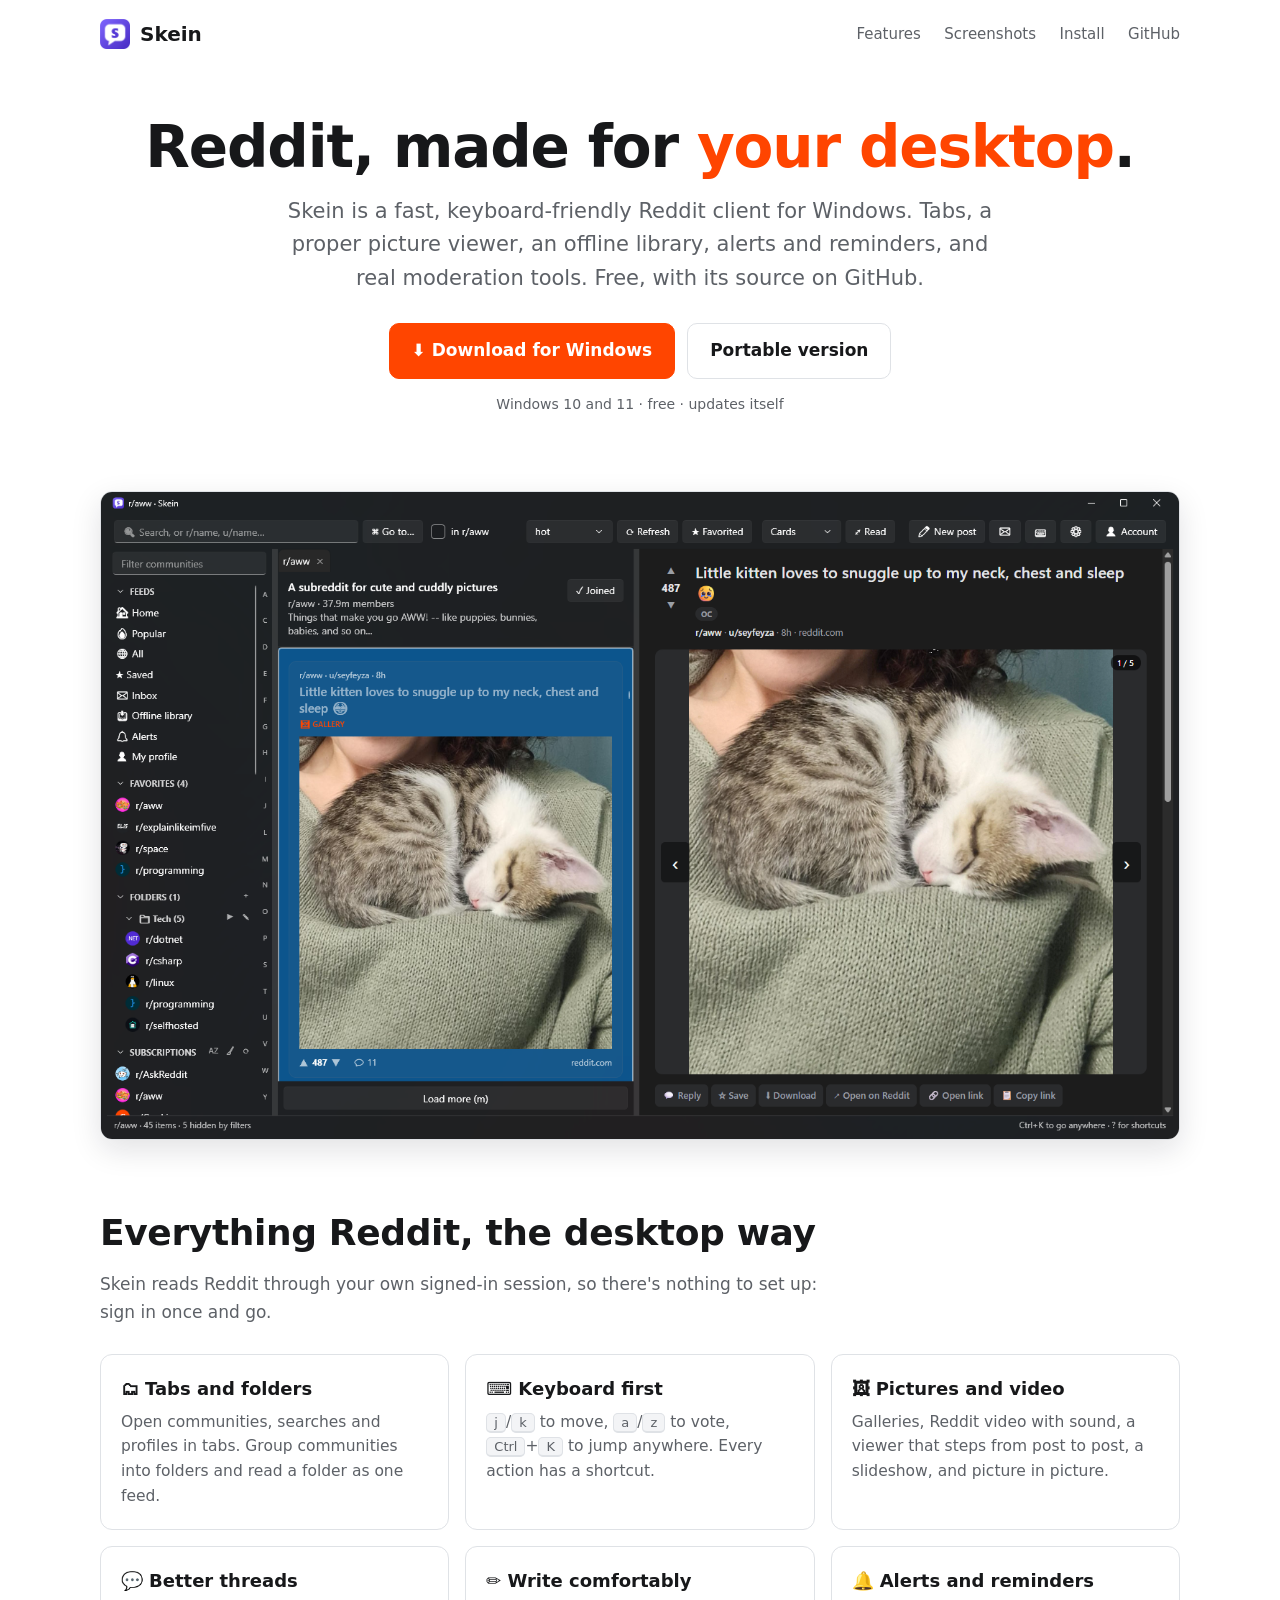
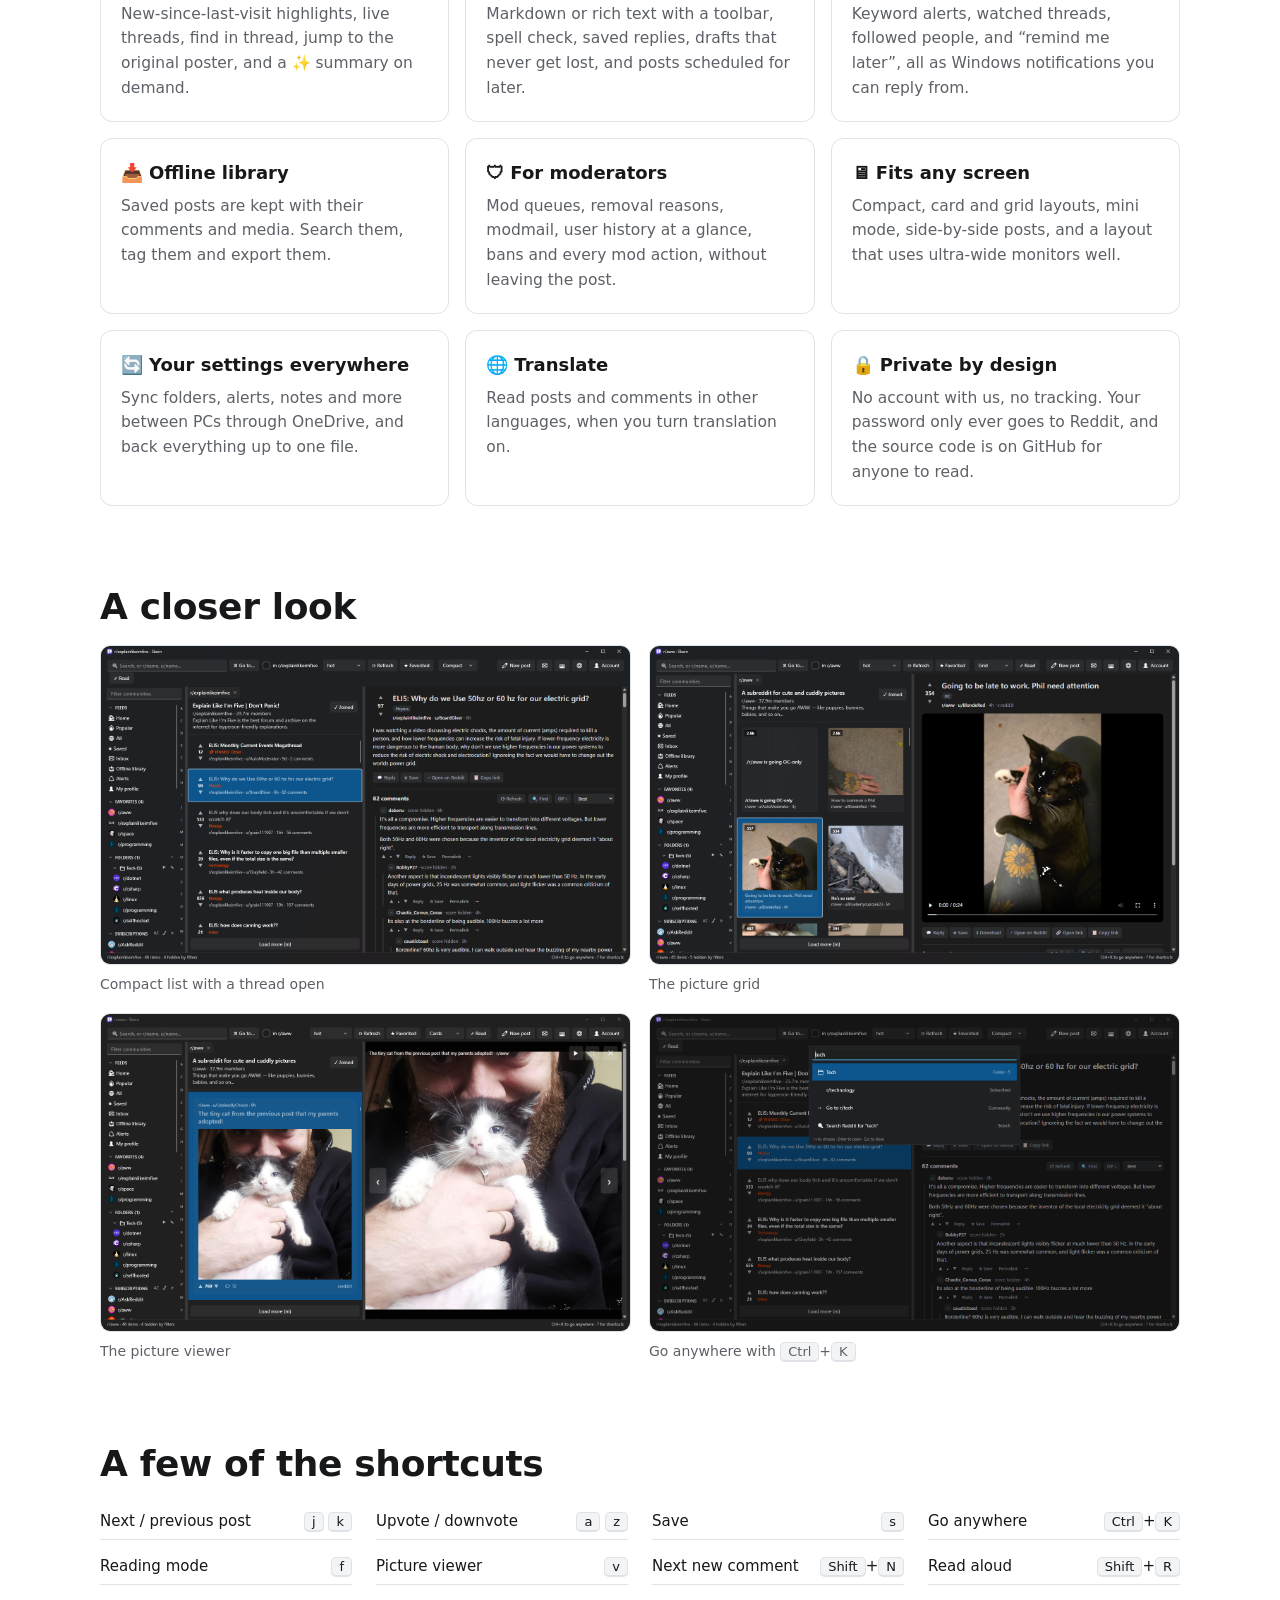
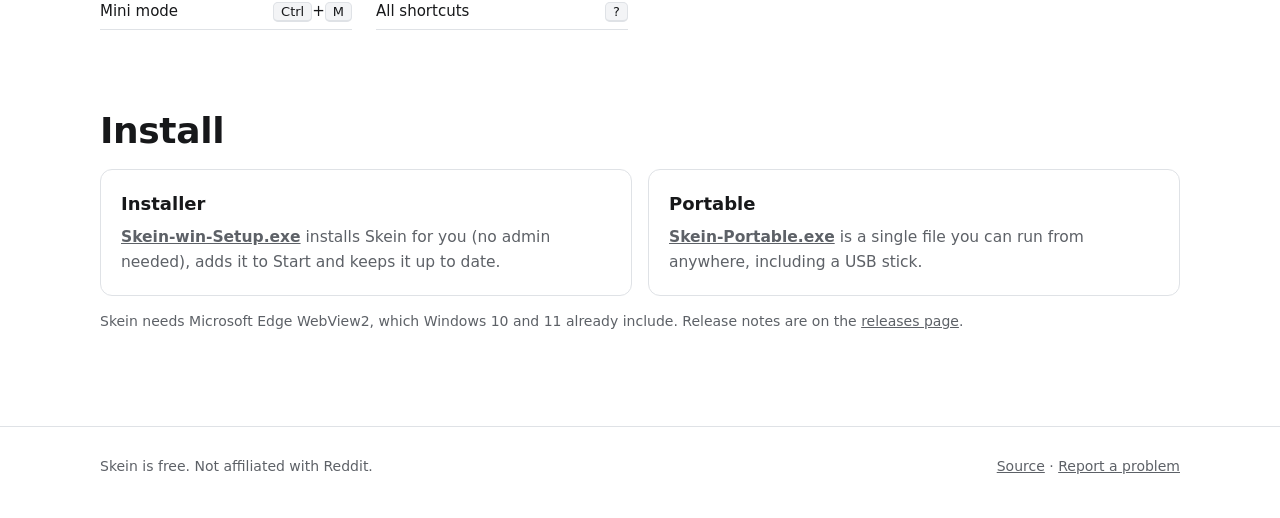
<file: docs/index.html>
<!doctype html>
<html lang="en">
<head>
    <meta charset="utf-8">
    <meta name="viewport" content="width=device-width, initial-scale=1">
    <title>Skein · a desktop Reddit client for Windows</title>
    <meta name="description" content="Skein is a fast, keyboard-friendly Reddit client for Windows: tabs, a picture viewer, offline library, alerts, reminders, moderation tools and more. Free.">
    <meta property="og:title" content="Skein · a desktop Reddit client for Windows">
    <meta property="og:description" content="Fast, keyboard-friendly and free.">
    <meta property="og:image" content="https://chrisdfennell.github.io/Skein/screenshots/main.png">
    <link rel="icon" href="icon.png">
    <style>
        :root {
            --bg: #ffffff;
            --fg: #17181a;
            --muted: #5d6167;
            --soft: #f3f4f6;
            --line: #dfe2e6;
            --accent: #ff4500;
            --accent-fg: #ffffff;
            --card: #ffffff;
            --shadow: 0 10px 30px rgba(15, 20, 30, 0.12);
        }
        @media (prefers-color-scheme: dark) {
            :root {
                --bg: #111213;
                --fg: #e9eaec;
                --muted: #a1a6ad;
                --soft: #1b1c1e;
                --line: #2c2e31;
                --card: #18191b;
                --shadow: 0 10px 30px rgba(0, 0, 0, 0.45);
            }
        }
        * { box-sizing: border-box; }
        html { scroll-behavior: smooth; }
        body {
            margin: 0;
            background: var(--bg);
            color: var(--fg);
            font: 17px/1.6 "Segoe UI Variable Text", "Segoe UI", system-ui, -apple-system, sans-serif;
        }
        a { color: inherit; }
        .wrap { max-width: 1120px; margin: 0 auto; padding: 0 20px; }

        header.top { display: flex; align-items: center; justify-content: space-between; padding: 18px 0; }
        .brand { display: flex; align-items: center; gap: 10px; font-weight: 700; font-size: 20px; text-decoration: none; }
        .brand img { width: 30px; height: 30px; }
        nav a { margin-left: 18px; color: var(--muted); text-decoration: none; font-size: 15px; }
        nav a:hover { color: var(--fg); }

        .hero { text-align: center; padding: 48px 0 28px; }
        .hero h1 { font-size: clamp(34px, 6vw, 58px); line-height: 1.08; margin: 0 0 16px; letter-spacing: -0.02em; }
        .hero h1 span { color: var(--accent); }
        .hero p.lead { font-size: clamp(17px, 2.2vw, 21px); color: var(--muted); max-width: 720px; margin: 0 auto 28px; }
        .buttons { display: flex; gap: 12px; justify-content: center; flex-wrap: wrap; }
        .button {
            display: inline-flex;
            align-items: center;
            gap: 8px;
            padding: 13px 22px;
            border-radius: 10px;
            font-weight: 600;
            text-decoration: none;
            border: 1px solid var(--line);
            background: var(--card);
        }
        .button.primary { background: var(--accent); border-color: var(--accent); color: var(--accent-fg); }
        .button:hover { transform: translateY(-1px); }
        .fine { color: var(--muted); font-size: 14px; margin-top: 14px; }
        code { font-family: "Cascadia Mono", Consolas, monospace; font-size: 0.92em; background: var(--soft); padding: 2px 6px; border-radius: 5px; }

        .shot { margin: 34px auto 0; max-width: 1100px; }
        .shot img { width: 100%; height: auto; border-radius: 12px; border: 1px solid var(--line); box-shadow: var(--shadow); display: block; }

        section { padding: 64px 0 8px; }
        section h2 { font-size: clamp(26px, 3.4vw, 36px); margin: 0 0 10px; letter-spacing: -0.01em; }
        section > .wrap > p.intro { color: var(--muted); max-width: 720px; margin: 0 0 28px; }

        .features { display: grid; grid-template-columns: repeat(auto-fill, minmax(260px, 1fr)); gap: 16px; }
        .feature { padding: 20px; border: 1px solid var(--line); border-radius: 12px; background: var(--card); }
        .feature h3 { margin: 0 0 6px; font-size: 18px; }
        .feature h3 .icon { margin-right: 6px; }
        .feature p { margin: 0; color: var(--muted); font-size: 15.5px; }

        .gallery { display: grid; grid-template-columns: repeat(auto-fit, minmax(min(440px, 100%), 1fr)); gap: 18px; }
        .gallery figure { margin: 0; }
        .gallery img { width: 100%; height: auto; border-radius: 10px; border: 1px solid var(--line); display: block; }
        .gallery figcaption { color: var(--muted); font-size: 14px; margin-top: 8px; }

        .keys { display: grid; grid-template-columns: repeat(auto-fill, minmax(220px, 1fr)); gap: 8px 24px; }
        .keys div { display: flex; justify-content: space-between; border-bottom: 1px solid var(--line); padding: 6px 0; font-size: 15px; }
        kbd { font-family: inherit; font-size: 13px; padding: 1px 7px; border: 1px solid var(--line); border-bottom-width: 2px; border-radius: 5px; background: var(--soft); }

        .install { display: grid; grid-template-columns: repeat(auto-fit, minmax(280px, 1fr)); gap: 16px; }
        .install .feature a { font-weight: 600; }

        footer { margin-top: 72px; padding: 28px 0 40px; border-top: 1px solid var(--line); color: var(--muted); font-size: 14px; }
        footer .wrap { display: flex; justify-content: space-between; flex-wrap: wrap; gap: 10px; }

        @media (max-width: 640px) {
            nav a:not(.keep) { display: none; }
            .hero { padding-top: 24px; }
        }
        @media (prefers-reduced-motion: reduce) {
            html { scroll-behavior: auto; }
            .button:hover { transform: none; }
        }
    </style>
</head>
<body>
    <div class="wrap">
        <header class="top">
            <a class="brand" href="#"><img src="icon.png" alt="">Skein</a>
            <nav>
                <a href="#features">Features</a>
                <a href="#screenshots">Screenshots</a>
                <a href="#install">Install</a>
                <a class="keep" href="https://github.com/chrisdfennell/Skein">GitHub</a>
            </nav>
        </header>

        <div class="hero">
            <h1>Reddit, made for <span>your desktop</span>.</h1>
            <p class="lead">Skein is a fast, keyboard-friendly Reddit client for Windows. Tabs, a proper picture viewer,
                an offline library, alerts and reminders, and real moderation tools. Free, with its source on GitHub.</p>
            <div class="buttons">
                <a class="button primary" href="https://github.com/chrisdfennell/Skein/releases/latest/download/Skein-win-Setup.exe">⬇ Download for Windows</a>
                <a class="button" href="https://github.com/chrisdfennell/Skein/releases/latest/download/Skein-Portable.exe">Portable version</a>
            </div>
            <p class="fine">Windows 10 and 11 · free · updates itself</p>
        </div>

        <div class="shot">
            <img src="screenshots/main.png" alt="Skein showing r/aww in the card layout, a kitten gallery open beside the list, and favorites, a folder and subscriptions in the sidebar">
        </div>
    </div>

    <section id="features">
        <div class="wrap">
            <h2>Everything Reddit, the desktop way</h2>
            <p class="intro">Skein reads Reddit through your own signed-in session, so there's nothing to set up: sign in once and go.</p>
            <div class="features">
                <div class="feature"><h3><span class="icon">🗂</span>Tabs and folders</h3><p>Open communities, searches and profiles in tabs. Group communities into folders and read a folder as one feed.</p></div>
                <div class="feature"><h3><span class="icon">⌨</span>Keyboard first</h3><p><kbd>j</kbd>/<kbd>k</kbd> to move, <kbd>a</kbd>/<kbd>z</kbd> to vote, <kbd>Ctrl</kbd>+<kbd>K</kbd> to jump anywhere. Every action has a shortcut.</p></div>
                <div class="feature"><h3><span class="icon">🖼</span>Pictures and video</h3><p>Galleries, Reddit video with sound, a viewer that steps from post to post, a slideshow, and picture in picture.</p></div>
                <div class="feature"><h3><span class="icon">💬</span>Better threads</h3><p>New-since-last-visit highlights, live threads, find in thread, jump to the original poster, and a ✨ summary on demand.</p></div>
                <div class="feature"><h3><span class="icon">✏</span>Write comfortably</h3><p>Markdown or rich text with a toolbar, spell check, saved replies, drafts that never get lost, and posts scheduled for later.</p></div>
                <div class="feature"><h3><span class="icon">🔔</span>Alerts and reminders</h3><p>Keyword alerts, watched threads, followed people, and “remind me later”, all as Windows notifications you can reply from.</p></div>
                <div class="feature"><h3><span class="icon">📥</span>Offline library</h3><p>Saved posts are kept with their comments and media. Search them, tag them and export them.</p></div>
                <div class="feature"><h3><span class="icon">🛡</span>For moderators</h3><p>Mod queues, removal reasons, modmail, user history at a glance, bans and every mod action, without leaving the post.</p></div>
                <div class="feature"><h3><span class="icon">🖥</span>Fits any screen</h3><p>Compact, card and grid layouts, mini mode, side-by-side posts, and a layout that uses ultra-wide monitors well.</p></div>
                <div class="feature"><h3><span class="icon">🔄</span>Your settings everywhere</h3><p>Sync folders, alerts, notes and more between PCs through OneDrive, and back everything up to one file.</p></div>
                <div class="feature"><h3><span class="icon">🌐</span>Translate</h3><p>Read posts and comments in other languages, when you turn translation on.</p></div>
                <div class="feature"><h3><span class="icon">🔒</span>Private by design</h3><p>No account with us, no tracking. Your password only ever goes to Reddit, and the source code is on GitHub for anyone to read.</p></div>
            </div>
        </div>
    </section>

    <section id="screenshots">
        <div class="wrap">
            <h2>A closer look</h2>
            <div class="gallery">
                <figure><img src="screenshots/comments.png" alt="Compact list with a comment thread open" loading="lazy"><figcaption>Compact list with a thread open</figcaption></figure>
                <figure><img src="screenshots/grid.png" alt="Picture grid with a video post open" loading="lazy"><figcaption>The picture grid</figcaption></figure>
                <figure><img src="screenshots/viewer.png" alt="The picture viewer over a post" loading="lazy"><figcaption>The picture viewer</figcaption></figure>
                <figure><img src="screenshots/palette.png" alt="The Ctrl+K command palette searching for tech" loading="lazy"><figcaption>Go anywhere with <kbd>Ctrl</kbd>+<kbd>K</kbd></figcaption></figure>
            </div>
        </div>
    </section>

    <section id="keys">
        <div class="wrap">
            <h2>A few of the shortcuts</h2>
            <div class="keys">
                <div><span>Next / previous post</span><span><kbd>j</kbd> <kbd>k</kbd></span></div>
                <div><span>Upvote / downvote</span><span><kbd>a</kbd> <kbd>z</kbd></span></div>
                <div><span>Save</span><span><kbd>s</kbd></span></div>
                <div><span>Go anywhere</span><span><kbd>Ctrl</kbd>+<kbd>K</kbd></span></div>
                <div><span>Reading mode</span><span><kbd>f</kbd></span></div>
                <div><span>Picture viewer</span><span><kbd>v</kbd></span></div>
                <div><span>Next new comment</span><span><kbd>Shift</kbd>+<kbd>N</kbd></span></div>
                <div><span>Read aloud</span><span><kbd>Shift</kbd>+<kbd>R</kbd></span></div>
                <div><span>Mini mode</span><span><kbd>Ctrl</kbd>+<kbd>M</kbd></span></div>
                <div><span>All shortcuts</span><span><kbd>?</kbd></span></div>
            </div>
        </div>
    </section>

    <section id="install">
        <div class="wrap">
            <h2>Install</h2>
            <div class="install">
                <div class="feature"><h3>Installer</h3><p><a href="https://github.com/chrisdfennell/Skein/releases/latest/download/Skein-win-Setup.exe">Skein-win-Setup.exe</a> installs Skein for you (no admin needed), adds it to Start and keeps it up to date.</p></div>
                <div class="feature"><h3>Portable</h3><p><a href="https://github.com/chrisdfennell/Skein/releases/latest/download/Skein-Portable.exe">Skein-Portable.exe</a> is a single file you can run from anywhere, including a USB stick.</p></div>
            </div>
            <p class="fine">Skein needs Microsoft Edge WebView2, which Windows 10 and 11 already include. Release notes are on the <a href="https://github.com/chrisdfennell/Skein/releases">releases page</a>.</p>
        </div>
    </section>

    <footer>
        <div class="wrap">
            <span>Skein is free. Not affiliated with Reddit.</span>
            <span><a href="https://github.com/chrisdfennell/Skein">Source</a> · <a href="https://github.com/chrisdfennell/Skein/issues/new">Report a problem</a></span>
        </div>
    </footer>
</body>
</html>
</file>
